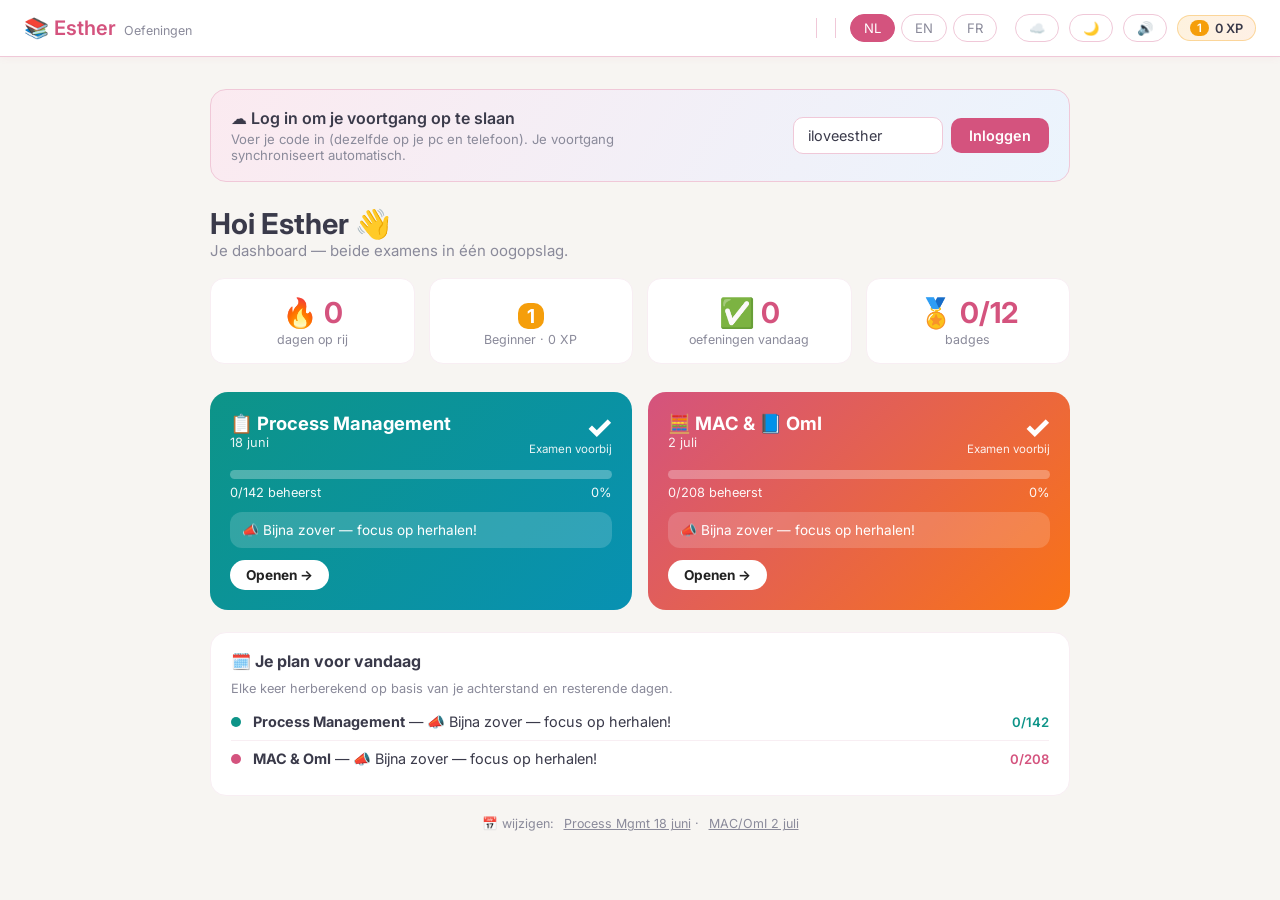
<file: index.html>
<!DOCTYPE html>
<html lang="nl">
<head>
<meta charset="UTF-8">
<meta name="viewport" content="width=device-width, initial-scale=1.0">
<title>MAC Oefeningen — Esther</title>
<link rel="manifest" href="manifest.json">
<meta name="theme-color" content="#D4537E">
<!-- Microsoft Clarity — heatmaps & session recordings -->
<script type="text/javascript">
    (function(c,l,a,r,i,t,y){
        c[a]=c[a]||function(){(c[a].q=c[a].q||[]).push(arguments)};
        t=l.createElement(r);t.async=1;t.src="https://www.clarity.ms/tag/"+i;
        y=l.getElementsByTagName(r)[0];y.parentNode.insertBefore(t,y);
    })(window, document, "clarity", "script", "xaycki663l");
</script>
<link rel="preconnect" href="https://fonts.googleapis.com">
<link rel="preconnect" href="https://fonts.gstatic.com" crossorigin>
<link href="https://fonts.googleapis.com/css2?family=Inter:wght@400;500;600&display=swap" rel="stylesheet">
<link rel="stylesheet" href="css/styles.css">
</head>
<body>
<div class="cheatsheet-overlay" id="csOverlay">
 <div class="cheatsheet-panel" id="csPanel"></div></div>
<header>
 <div style="cursor:pointer" onclick="showLanding()" title="Accueil"><span class="logo">📚 Esther</span><span class="logo-sub" id="logoSub">Study</span></div>
 <div class="header-right">
 <div class="exam-switcher" id="examSwitcher">
 <button class="exam-btn active" data-exam="1" onclick="switchExam(1)">📕 Exam 1</button>
 <button class="exam-btn" data-exam="2" onclick="switchExam(2)">📗 Exam 2</button></div>
 <div class="subj-divider"></div>
 <button class="btn-cheatsheet" id="btnCS" onclick="toggleCS()">📋 Formulekaart</button>
 <div class="subj-switcher" id="subjSwitcher">
 <button class="subj-btn active" data-subj="home" onclick="switchSubject('home')">🏠</button>
 <button class="subj-btn" data-subj="mac" onclick="switchSubject('mac')">MAC</button>
 <button class="subj-btn" data-subj="omi" onclick="switchSubject('omi')">📘 OmI</button>
 <button class="subj-btn" data-subj="test" onclick="switchSubject('test')">🎓 Test</button>
 <button class="subj-btn" data-subj="theory" onclick="switchSubject('theory')">📖 Théorie</button>
 <button class="subj-btn" data-subj="lvl" onclick="switchSubject('lvl')">📶 Niveaus</button></div>
 <div class="subj-divider"></div>
 <div class="lang-switcher" id="langSwitcher">
 <button class="lang-btn active" onclick="setLang('nl')">NL</button>
 <button class="lang-btn" onclick="setLang('en')">EN</button>
 <button class="lang-btn" onclick="setLang('fr')">FR</button></div>
 <button class="lang-btn" id="syncBtn" onclick="syncLogin()" style="margin-left:8px" title="Synchroniser entre appareils">☁️</button>
 <button class="lang-btn" id="darkBtn" onclick="toggleDark()" title="Mode sombre">🌙</button>
 <button class="lang-btn mute-btn" id="muteBtn" onclick="toggleMute()" title="Sons">🔊</button>
 <span class="xp-chip" id="xpChip" onclick="showLanding()"><span class="lvl" id="xpChipLvl">1</span><span id="xpChipXp">0 XP</span></span></div>
</header>
<div class="global-progress" id="globalProgress">
 <span id="gpLabel">correct beantwoord</span>
 <div class="global-bar"><div class="global-fill" id="globalFill"></div></div>
 <span id="gpCount">0/43</span></div>
<!-- Global landing dashboard -->
<div id="landingWrap" style="display:none">
 <main id="landingArea" style="max-width:900px;margin:0 auto;padding:32px 20px"></main></div>
<!-- MAC wrapper -->
<div id="homeWrap" style="display:none">
 <main id="homeArea" style="max-width:900px;margin:0 auto;padding:32px 20px"></main></div>
<div id="toastWrap"></div>
<canvas id="confettiCanvas" style="display:none"></canvas>
<div id="flashOverlay" class="flash-overlay" style="display:none" onclick="if(event.target===this)closeFlash()">
 <div class="flash-modal">
 <div class="flash-top"><span id="flashCount"></span><button class="lang-btn" onclick="closeFlash()">✕</button></div>
 <div class="flash-card" id="flashCard" onclick="flipFlash()">
 <div class="flash-inner" id="flashInner">
 <div class="flash-face flash-front" id="flashFront"></div>
 <div class="flash-face flash-back" id="flashBack"></div></div></div>
 <div class="flash-actions" id="flashActions"></div></div></div>
<div id="macWrap">
<div class="tabs-container">
 <div class="tabs" id="tabsRow"></div></div>
<main id="mainArea"></main></div>
<!-- OmI wrapper -->
<div id="omiWrap" style="display:none">
<div class="tabs-container">
 <div class="tabs" id="omiTabsRow"></div></div>
<main id="omiArea" style="max-width:900px;margin:0 auto;padding:32px 20px"></main></div>
<!-- Test/Exam wrapper -->
<div id="testWrap" style="display:none">
<div class="tabs-container">
 <div class="tabs" id="testTabsRow"></div></div>
<main id="testArea" style="max-width:900px;margin:0 auto;padding:32px 20px"></main></div>
<!-- Exam 2 — Process Management module (or placeholder if empty) -->
<div id="exam2Wrap" style="display:none">
 <div class="tabs-container" id="pmTabsContainer" style="display:none"><div class="tabs" id="pmTabsRow"></div></div>
 <main id="exam2Area" style="max-width:900px;margin:0 auto;padding:32px 20px"></main></div>
<!-- Theory-only revision space -->
<div id="theoryWrap" style="display:none">
<div class="tabs-container">
 <div class="tabs" id="theoryTabsRow"></div></div>
<main id="theoryArea" style="max-width:900px;margin:0 auto;padding:32px 20px"></main></div>
<!-- Levels wrapper -->
<div id="lvlWrap" style="display:none">
<div class="tabs-container">
 <div class="tabs" id="lvlTabsRow"></div></div>
<main id="lvlArea" style="max-width:900px;margin:0 auto;padding:32px 20px"></main></div>
<script src="js/00-data-loader.js"></script>
<script src="js/01-i18n-state.js"></script>
<script src="js/02-answers.js"></script>
<script src="js/03-mac-data.js"></script>
<script src="js/04-mac-render.js"></script>
<script src="js/05-omi.js"></script>
<script src="js/06-subjects-nav.js"></script>
<script src="js/07-exams.js"></script>
<script src="js/08-niveaus-theory.js"></script>
<script src="js/09-home.js"></script>
<script src="js/10-gamification.js"></script>
<script src="js/16-tracking.js"></script>
<script src="js/11-pm.js"></script>
<script src="js/12-open.js"></script>
<script src="js/13-diagrams.js"></script>
<script src="js/14-sync-patches.js"></script>
<script src="js/15-main.js"></script>
</body>
</html>
</file>
<file: css/styles.css>
:root {
 /* Soft Studio palette */
 --primary:#D4537E;--primary-dark:#B8436A;--primary-light:#FBEAF0;
 --blue:#60AEDF;--blue-dark:#185FA5;--blue-light:#EBF4FD;
 --success:#0F6E56;--success-bg:#D4F5E0;
 --error:#A32D2D;--error-bg:#FFCECE;
 --warning:#854F0B;--warning-bg:#FFE4C4;
 --info:#185FA5;--info-bg:#E8E4FF;
 --bg:#F7F5F2;--card:#FFFFFF;--card2:#FFF0F5;
 --border:#F0C8D8;--border-light:#F8EEF3;
 --text:#3A3A4A;--muted:#8A8A9A;--accent:#60AEDF;
}
html.dark{
 --primary:#E879A6;--primary-dark:#F0A3C2;--primary-light:#3A2230;
 --blue:#7BC4F0;--blue-dark:#A8D8F8;--blue-light:#1A2A3A;
 --success:#4ADE9E;--success-bg:#143828;
 --error:#F87171;--error-bg:#3A1A1A;
 --warning:#FBBF24;--warning-bg:#3A2A10;
 --info:#93C5FD;--info-bg:#1E2440;
 --bg:#15131A;--card:#201D27;--card2:#2A2230;
 --border:#3A2F3D;--border-light:#2C2533;
 --text:#E8E4EC;--muted:#9A92A4;--accent:#7BC4F0;
}
html.dark header,html.dark.global-progress,html.dark.tabs-container{background:var(--card)}
html.dark.exercise-card,html.dark.theory-toggle,html.dark.score-badge{background:var(--card)}
html.dark.global-bar{background:#332B3A}
*{box-sizing:border-box;margin:0;padding:0}
body{font-family:'Inter',system-ui,sans-serif;background:var(--bg);color:var(--text);min-height:100vh;font-size:15px}
header{background:#FFFFFF;border-bottom:1px solid var(--border);padding:14px 24px;display:flex;align-items:center;justify-content:space-between;position:sticky;top:0;z-index:100;box-shadow:0 1px 8px rgba(212,83,126,0.06)}
.logo{font-size:1.25rem;font-weight:600;color:var(--primary)}
.logo-sub{font-size:0.78rem;font-weight:400;color:var(--muted);margin-left:8px}
.header-right{display:flex;gap:10px;align-items:center;flex-wrap:wrap}
.lang-switcher{display:flex;gap:6px}
.lang-btn{padding:5px 13px;border-radius:20px;border:1px solid var(--border);background:transparent;color:var(--muted);cursor:pointer;font-size:0.82rem;font-family:'Inter',sans-serif;transition:all 0.2s}
.lang-btn.active,.lang-btn:hover{background:var(--primary);color:white;border-color:var(--primary)}
.btn-cheatsheet{padding:5px 13px;border-radius:20px;border:1px solid var(--border);background:var(--primary-light);color:var(--primary);cursor:pointer;font-size:0.82rem;font-family:'Inter',sans-serif;font-weight:500;transition:all 0.2s}
.btn-cheatsheet:hover{background:#F4C0D1;border-color:#F4C0D1}
.global-progress{background:#FFFFFF;border-bottom:1px solid var(--border-light);padding:9px 24px;display:flex;align-items:center;gap:16px;font-size:0.82rem;color:var(--muted)}
.global-bar{flex:1;height:6px;background:#F0E4EA;border-radius:20px}
.global-fill{height:6px;border-radius:20px;background:linear-gradient(90deg,var(--primary),var(--blue));transition:width 0.5s;width:0%}
.tabs-container{background:#FFFFFF;border-bottom:1px solid var(--border-light);padding:0 24px;overflow-x:auto}
.tabs{display:flex;min-width:max-content}
.tab{padding:14px 18px;cursor:pointer;border-bottom:2px solid transparent;color:var(--muted);font-weight:500;transition:all 0.2s;white-space:nowrap;font-size:0.87rem}
.tab:hover{color:var(--text)}
.tab.active{color:var(--primary);border-bottom-color:var(--primary)}
main{max-width:900px;margin:0 auto;padding:32px 20px}
.workshop-panel{display:none}
.workshop-panel.active{display:block}
.theory-toggle{background:#FFFFFF;border:1px solid var(--border-light);border-radius:12px;margin-bottom:24px;overflow:hidden}
.theory-toggle-header{padding:13px 20px;cursor:pointer;display:flex;justify-content:space-between;align-items:center;font-weight:500;color:var(--primary)}
.theory-toggle-header:hover{background:var(--primary-light)}
.theory-body{padding:20px;border-top:1px solid var(--border-light);display:none;line-height:1.7;color:var(--text)}
.theory-body.open{display:block}
.formula{background:var(--primary-light);border-left:3px solid var(--primary);padding:10px 14px;border-radius:0 8px 8px 0;margin:10px 0;font-family:'Courier New',monospace;font-size:0.92rem;color:var(--primary-dark)}
.th-table{width:100%;border-collapse:collapse;margin:10px 0}
.th-table th{background:var(--primary-light);padding:8px 12px;text-align:left;font-size:0.83rem;color:var(--primary-dark);font-weight:500}
.th-table td{padding:8px 12px;border-bottom:1px solid var(--border-light);font-size:0.86rem}
.score-badge{background:#FFFFFF;border:1px solid var(--border-light);border-radius:12px;padding:16px 20px;margin-bottom:24px;display:flex;align-items:center;gap:16px}
.score-num{font-size:2rem;font-weight:600;color:var(--primary)}
.score-text{font-size:0.88rem;color:var(--muted)}
.section-title{font-size:1.3rem;font-weight:600;margin-bottom:6px;color:var(--text)}
.section-sub{color:var(--muted);font-size:0.88rem;margin-bottom:28px}
.exercise-card{background:#FFFFFF;border:1px solid var(--border-light);border-radius:14px;padding:22px;margin-bottom:18px;transition:border-color 0.25s,box-shadow 0.25s}
.exercise-card:hover{box-shadow:0 2px 12px rgba(212,83,126,0.07)}
.exercise-card.correct{border-color:#5DCAA5;background:#FAFFFE}
.exercise-card.wrong{border-color:#F09595;background:#FFFAFA}
.ex-header{display:flex;align-items:center;gap:10px;margin-bottom:12px;flex-wrap:wrap}
.ex-title{font-weight:500;font-size:1rem;color:var(--text)}
.badge{padding:3px 10px;border-radius:20px;font-size:0.73rem;font-weight:500}
.badge-easy{background:var(--success-bg);color:var(--success)}
.badge-medium{background:#FFF3CD;color:#7A5000}
.badge-hard{background:var(--error-bg);color:var(--error)}
.boss-badge{background:var(--primary);color:white;padding:3px 10px;border-radius:20px;font-size:0.73rem;font-weight:600}
.ex-text{margin-bottom:14px;line-height:1.65;font-size:0.93rem;color:var(--text)}
.inputs-row{display:flex;flex-wrap:wrap;gap:12px;margin-bottom:14px}
.input-group{display:flex;flex-direction:column;gap:4px}
.input-label{font-size:0.78rem;color:var(--muted);font-weight:500}
.input-field{background:#F7F5F2;border:1px solid var(--border);border-radius:8px;padding:8px 13px;color:var(--text);font-size:0.93rem;width:140px;transition:border-color 0.2s;font-family:'Inter',sans-serif}
.input-field:focus{outline:none;border-color:var(--primary);background:#FFFFFF;box-shadow:0 0 0 3px rgba(212,83,126,0.08)}
.input-field.correct{border-color:#5DCAA5;background:#F0FBF7}
.input-field.wrong{border-color:#F09595;background:#FFF5F5}
.mcq-options{display:flex;flex-direction:column;gap:8px;margin-bottom:14px}
.mcq-option{display:flex;align-items:center;gap:10px;padding:10px 14px;border:1px solid var(--border-light);border-radius:8px;cursor:pointer;transition:all 0.2s;font-size:0.9rem;background:#FAFAFA}
.mcq-option:hover{border-color:var(--primary);background:var(--primary-light)}
.mcq-option.selected{border-color:var(--primary);background:var(--primary-light)}
.mcq-option.correct{border-color:#5DCAA5;background:#F0FBF7}
.mcq-option.wrong{border-color:#F09595;background:#FFF5F5}
.btn-row{display:flex;gap:8px;flex-wrap:wrap;align-items:center}
.btn{padding:8px 18px;border-radius:20px;border:none;cursor:pointer;font-size:0.87rem;font-weight:500;transition:all 0.2s;font-family:'Inter',sans-serif}
.btn-check{background:var(--primary);color:white}
.btn-check:hover{background:var(--primary-dark)}
.btn-show{background:transparent;border:1px solid var(--border);color:var(--muted)}
.btn-show:hover{border-color:var(--blue);color:var(--blue-dark)}
.btn-hint{background:var(--warning-bg);border:1px solid #F5C894;color:var(--warning)}
.btn-hint:hover{background:#FFD9A0}
.btn-reset{background:transparent;border:1px solid #F5C0C0;color:var(--error);font-size:0.78rem;padding:5px 12px;border-radius:20px}
.btn-reset:hover{background:var(--error-bg)}
.hint-box{background:var(--warning-bg);border-left:3px solid #EF9F27;border-radius:0 8px 8px 0;padding:10px 14px;margin-top:10px;font-size:0.86rem;color:var(--warning);display:none}
.hint-box.show{display:block}
.solution-box{background:var(--success-bg);border:1px solid #9FE1CB;border-radius:10px;padding:16px;margin-top:14px;display:none;font-size:0.88rem;line-height:1.7}
.solution-box.show{display:block}
.solution-box strong{color:var(--success)}
.feedback{margin-top:10px;font-size:0.86rem;font-weight:500;display:none}
.feedback.show{display:block}
.feedback.ok{color:var(--success)}
.feedback.bad{color:var(--error)}
.note-box{background:var(--error-bg);border-left:3px solid #F09595;padding:10px 14px;border-radius:0 8px 8px 0;margin:10px 0;font-size:0.86rem;color:var(--error)}
.example-box{background:var(--blue-light);border:1px solid #B5D4F4;border-radius:10px;padding:14px 18px;margin:12px 0;font-size:0.9rem}
.cross-ref-card{background:#FFFFFF;border:1px solid var(--border-light);border-radius:12px;padding:20px;margin-bottom:20px}
.cross-ref-card h3{color:var(--primary);margin-bottom:8px;font-size:0.97rem;font-weight:500}
.cross-ref-tags{display:flex;gap:8px;flex-wrap:wrap;margin-top:8px}
.cross-ref-tag{background:var(--primary-light);color:var(--primary-dark);padding:3px 10px;border-radius:20px;font-size:0.78rem}
.cheatsheet-overlay{position:fixed;top:0;left:0;right:0;bottom:0;background:rgba(58,58,74,0.45);z-index:200;display:none;align-items:center;justify-content:center}
.cheatsheet-overlay.show{display:flex}
.cheatsheet-panel{background:#FFFFFF;border:1px solid var(--border);border-radius:16px;padding:28px;max-width:700px;width:90%;max-height:80vh;overflow-y:auto}
.cheatsheet-panel h2{margin-bottom:16px;color:var(--primary);font-weight:600}
.cheatsheet-panel h3{color:var(--blue-dark);margin:16px 0 8px;font-size:0.93rem;font-weight:500}
.cs-close{float:right;background:transparent;border:1px solid var(--border);color:var(--muted);border-radius:8px;padding:4px 10px;cursor:pointer;font-family:'Inter',sans-serif}
.cs-close:hover{color:var(--error);border-color:#F09595}
/* ── Understanding section */
.understand-toggle{background:var(--blue-light);border:1px solid #B5D4F4;border-radius:12px;margin-bottom:24px;overflow:hidden}
.understand-header{padding:13px 20px;cursor:pointer;display:flex;justify-content:space-between;align-items:center;font-weight:500;color:var(--blue-dark)}
.understand-header:hover{background:#DFF0FA}
.understand-body{padding:22px;border-top:1px solid #B5D4F4;display:none;line-height:1.75;color:var(--text)}
.understand-body.open{display:block}
.understand-body p{margin-bottom:12px}
.understand-body strong{color:var(--blue-dark)}
.understand-body h4{color:var(--blue-dark);margin:18px 0 8px;font-size:0.85rem;text-transform:uppercase;letter-spacing:.06em;border-bottom:1px solid #B5D4F4;padding-bottom:4px;font-weight:600}
.example-box .ex-title{font-size:0.72rem;font-weight:600;color:var(--blue-dark);text-transform:uppercase;letter-spacing:.08em;margin-bottom:10px}
.example-row{display:flex;gap:8px;align-items:baseline;padding:5px 0;border-bottom:1px solid #D5EAF8;font-size:0.88rem}
.example-row:last-child{border-bottom:none}
.example-row .lbl{color:var(--muted);min-width:170px;flex-shrink:0;font-size:0.82rem}
.example-row .val{color:var(--text)}
.example-row .val.hl{color:var(--blue-dark);font-weight:600}
.tip-box{background:var(--warning-bg);border-left:3px solid #EF9F27;border-radius:0 8px 8px 0;padding:10px 14px;margin:12px 0;font-size:0.86rem;color:var(--warning)}
.rule-grid{display:grid;grid-template-columns:1fr 1fr;gap:10px;margin:14px 0}
.rule-card{background:#FFFFFF;border:1px solid var(--border-light);border-radius:8px;padding:12px;font-size:0.86rem}
.rule-card .rule-head{font-weight:600;color:var(--primary);margin-bottom:6px;font-size:0.8rem;text-transform:uppercase}
@media(max-width:540px){.rule-grid{grid-template-columns:1fr}.example-row .lbl{min-width:110px}}
/* ── Subject switcher */
.subj-switcher{display:flex;gap:6px;align-items:center}
.subj-btn{padding:5px 14px;border-radius:20px;border:1px solid var(--border);background:transparent;color:var(--muted);cursor:pointer;font-size:0.82rem;font-weight:500;font-family:'Inter',sans-serif;transition:all 0.2s}
.subj-btn[data-subj="mac"].active{background:var(--primary);color:white;border-color:var(--primary)}
.subj-btn[data-subj="omi"].active{background:#E07020;color:white;border-color:#E07020}
.subj-btn[data-subj="test"].active{background:#0F6E56;color:white;border-color:#0F6E56}
.subj-btn[data-subj="lvl"].active{background:var(--blue-dark);color:white;border-color:var(--blue-dark)}
.lvl-group-head{display:flex;align-items:center;gap:10px;margin:30px 0 12px;font-weight:500;font-size:1rem}
.lvl-group-head .src-badge{font-size:0.7rem;font-weight:600;padding:2px 10px;border-radius:20px;background:var(--primary-light);color:var(--primary-dark);border:1px solid var(--border)}
.exam-meta{display:flex;gap:16px;align-items:center;margin:8px 0 20px;color:var(--muted);font-size:0.88rem}
.exam-q-pts{font-size:0.76rem;color:var(--success);background:var(--success-bg);border:1px solid #9FE1CB;padding:2px 10px;border-radius:12px}
.exam-subj-badge{font-size:0.7rem;font-weight:600;padding:2px 8px;border-radius:12px}
.exam-subj-badge.mac{background:var(--primary-light);color:var(--primary-dark)}
.exam-subj-badge.omi{background:#FEE8D5;color:#7A3800}
.exam-result{margin:24px 0;padding:20px;border-radius:14px;border:1px solid #9FE1CB;background:var(--success-bg);text-align:center}
.exam-result .big-score{font-size:2.6rem;font-weight:700;color:var(--success)}
.subj-btn:hover{opacity:0.85}
.subj-divider{width:1px;height:20px;background:var(--border);margin:0 4px}
.exam-switcher{display:flex;gap:4px;background:var(--primary-light);border-radius:22px;padding:3px}
.exam-btn{padding:5px 13px;border-radius:20px;border:none;background:transparent;color:var(--muted);cursor:pointer;font-size:0.82rem;font-family:'Inter',sans-serif;font-weight:600;transition:all.2s;white-space:nowrap}
.exam-btn.active{background:var(--primary);color:#fff;box-shadow:0 1px 4px rgba(212,83,126,0.3)}
.exam2-empty{text-align:center}
.exam2-empty.big{font-size:3rem;margin-bottom:12px}
.exam2-empty h2{font-size:1.4rem;margin-bottom:10px}
.exam2-empty p{color:var(--muted);line-height:1.7;margin-bottom:8px}
.exam2-empty.hintbox{margin-top:22px;background:var(--card);border:1px dashed var(--border);border-radius:14px;padding:18px 20px;text-align:left;font-size:0.9rem;color:var(--text)}
/* ── OmI accents */
.omi-tab-active{color:#E07020!important;border-bottom-color:#E07020!important}
/* ── Global landing dashboard */
.land-hero{margin-bottom:8px}
.land-hero h1{font-size:1.8rem;font-weight:700}
.land-hero p{color:var(--muted)}
.exam-cards{display:grid;grid-template-columns:repeat(auto-fit,minmax(280px,1fr));gap:16px;margin:22px 0}
.exam-dash{border-radius:18px;padding:20px;color:#fff;position:relative;overflow:hidden;cursor:pointer;transition:transform.15s,box-shadow.15s}
.exam-dash:hover{transform:translateY(-3px);box-shadow:0 10px 30px rgba(0,0,0,.18)}
.exam-dash.e2{background:linear-gradient(135deg,#0d9488,#0891b2)}
.exam-dash.e1{background:linear-gradient(135deg,#D4537E,#f97316)}
.exam-dash .ed-top{display:flex;justify-content:space-between;align-items:flex-start}
.exam-dash .ed-name{font-size:1.15rem;font-weight:700}
.exam-dash .ed-sub{font-size:0.8rem;opacity:.9}
.exam-dash .ed-cd{text-align:right}
.exam-dash .ed-cd .d{font-size:1.9rem;font-weight:800;line-height:1}
.exam-dash .ed-cd .l{font-size:0.72rem;opacity:.9}
.exam-dash .ed-bar{height:9px;background:rgba(255,255,255,.28);border-radius:8px;margin:14px 0 6px;overflow:hidden}
.exam-dash .ed-bar i{display:block;height:9px;border-radius:8px;background:#fff}
.exam-dash .ed-stats{display:flex;justify-content:space-between;font-size:0.8rem;opacity:.95}
.exam-dash .ed-plan{margin-top:12px;background:rgba(255,255,255,.16);border-radius:12px;padding:10px 12px;font-size:0.85rem}
.exam-dash .ed-plan b{font-size:1.05rem}
.exam-dash .ed-go{margin-top:12px;display:inline-block;background:#fff;color:#222;font-weight:700;font-size:0.85rem;padding:7px 16px;border-radius:20px}
.plan-banner{background:var(--card);border:1px solid var(--border-light);border-radius:16px;padding:18px 20px;margin-bottom:20px}
.plan-banner h3{font-size:1rem;margin-bottom:10px}
.plan-row{display:flex;align-items:center;gap:12px;padding:9px 0;border-bottom:1px solid var(--border-light)}
.plan-row:last-child{border-bottom:none}
.plan-row .pr-dot{width:10px;height:10px;border-radius:50%;flex:none}
.plan-row .pr-txt{flex:1;font-size:0.9rem}
.plan-row .pr-prog{font-size:0.82rem;font-weight:600}
.date-edit{font-size:0.78rem;color:var(--muted);cursor:pointer;text-decoration:underline;margin-left:6px}
/* ── Gamification */
.xp-chip{display:inline-flex;align-items:center;gap:6px;padding:4px 12px;border-radius:20px;background:linear-gradient(90deg,#f59e0b22,#fb923c22);border:1px solid #f59e0b55;color:var(--text);font-size:0.8rem;font-weight:600;cursor:pointer;white-space:nowrap}
.xp-chip .lvl{background:#f59e0b;color:#fff;border-radius:10px;padding:1px 7px;font-size:0.72rem}
.xp-card{background:var(--card);border:1px solid var(--border-light);border-radius:14px;padding:18px;margin-bottom:20px}
.xp-card .top{display:flex;justify-content:space-between;align-items:baseline;margin-bottom:8px}
.xp-card .title{font-weight:700;font-size:1.05rem}
.xp-card .sub{font-size:0.8rem;color:var(--muted)}
.xp-bar{height:12px;background:var(--border-light);border-radius:10px;overflow:hidden}
.xp-fill{height:12px;border-radius:10px;background:linear-gradient(90deg,#f59e0b,#fb923c);transition:width.6s}
.daily-ring{display:flex;align-items:center;gap:14px}
.daily-ring svg{flex:none}
.daily-ring .dr-txt .n{font-size:1.5rem;font-weight:700}
.daily-ring .dr-txt .l{font-size:0.8rem;color:var(--muted)}
.badge-grid{display:grid;grid-template-columns:repeat(auto-fill,minmax(92px,1fr));gap:10px}
.badge-cell{text-align:center;padding:12px 6px;border-radius:12px;background:var(--card2);border:1px solid var(--border-light);font-size:0.68rem;color:var(--muted)}
.badge-cell.got{background:linear-gradient(160deg,#f59e0b18,#fb923c18);border-color:#f59e0b66;color:var(--text)}
.badge-cell .ic{font-size:1.6rem;display:block;margin-bottom:4px;filter:grayscale(1) opacity(.45)}
.badge-cell.got.ic{filter:none}
.badge-cell .bl{font-weight:600;line-height:1.15}
/* ── Coverage map */
.cov-wrap{background:var(--card);border:1px solid var(--border-light);border-radius:14px;padding:18px;margin-bottom:20px}
.cov-group{margin-bottom:14px}
.cov-group h4{font-size:0.85rem;margin-bottom:6px;color:var(--muted);display:flex;justify-content:space-between}
.cov-cells{display:flex;flex-wrap:wrap;gap:5px}
.cov-cell{width:20px;height:20px;border-radius:5px;cursor:pointer;border:1px solid #00000010;transition:transform.1s}
.cov-cell:hover{transform:scale(1.25)}
.cov-legend{display:flex;gap:16px;font-size:0.76rem;color:var(--muted);margin-top:6px;flex-wrap:wrap}
.cov-legend span{display:inline-flex;align-items:center;gap:5px}
.cov-dot{width:12px;height:12px;border-radius:3px;display:inline-block}
/* ── Review / mistakes */
.review-card{background:var(--card);border:1px solid var(--border-light);border-radius:14px;padding:18px;margin-bottom:20px}
.review-card .big-btn{margin-top:10px;padding:11px 20px;border:none;border-radius:12px;background:var(--primary);color:#fff;font-weight:600;cursor:pointer;font-family:'Inter',sans-serif;font-size:0.92rem}
.review-card.big-btn:disabled{opacity:.5;cursor:default}
/* ── Toast + confetti + mascot */
#toastWrap{position:fixed;top:70px;left:50%;transform:translateX(-50%);z-index:400;display:flex;flex-direction:column;gap:10px;align-items:center;pointer-events:none}
.toast{background:var(--card);border:1px solid var(--border);border-radius:14px;padding:12px 20px;box-shadow:0 8px 30px rgba(0,0,0,.18);font-size:0.92rem;display:flex;align-items:center;gap:10px;animation:toastIn.35s cubic-bezier(.2,1.3,.4,1);max-width:340px}
.toast .tic{font-size:1.6rem}
.toast .tt{font-weight:700}
.toast .ts{font-size:0.8rem;color:var(--muted)}
@keyframes toastIn{from{opacity:0;transform:translateY(-14px) scale(.9)}to{opacity:1;transform:none}}
#confettiCanvas{position:fixed;inset:0;pointer-events:none;z-index:390}
.mute-btn{cursor:pointer}
/* ── Open-ended questions */
.open-input{width:100%;min-height:90px;border:1px solid var(--border);border-radius:10px;padding:11px 13px;font-family:'Inter',sans-serif;font-size:0.92rem;background:var(--card);color:var(--text);resize:vertical;margin:4px 0 2px}
.open-input:focus{outline:none;border-color:var(--accent)}
.open-correction{margin-top:10px;border:1px solid var(--border-light);border-radius:12px;overflow:hidden}
.open-model{padding:13px 16px;background:var(--success-bg);font-size:0.9rem;line-height:1.6}
.open-points{padding:12px 16px;border-top:1px solid var(--border-light);font-size:0.88rem}
.open-points ul{margin:6px 0 0 18px}
.open-points li{margin-bottom:4px}
.open-grade{padding:12px 16px;border-top:1px solid var(--border-light);display:flex;flex-wrap:wrap;gap:8px;align-items:center}
.open-grade>span{font-size:0.85rem;color:var(--muted);margin-right:4px}
.open-grade .og{border:none;border-radius:20px;padding:7px 14px;font-weight:600;font-size:0.84rem;cursor:pointer;font-family:'Inter',sans-serif}
.og-ok{background:var(--success-bg);color:var(--success)}
.og-mid{background:var(--warning-bg);color:var(--warning)}
.og-no{background:var(--error-bg);color:var(--error)}
.badge-open{background:#7c3aed22;color:#7c3aed;border:1px solid #7c3aed55}
/* ── Diagrams (SVG) */
.diagram{margin:20px 0;background:var(--card2);border:1px solid var(--border-light);border-radius:14px;padding:16px 18px}
.diagram figcaption{font-weight:600;font-size:0.92rem;margin-bottom:12px;color:var(--text)}
.diagram svg{width:100%;height:auto;display:block;overflow:visible}
.dg-t{fill:var(--text);font-family:'Inter',sans-serif}
.dg-m{fill:var(--muted);font-family:'Inter',sans-serif}
.dg-axis{stroke:var(--muted);stroke-width:1.5;fill:none}
.dg-box{fill:var(--card);stroke:var(--border);stroke-width:1.5}
.dg-grid{stroke:var(--border-light);stroke-width:1}
/* ── Home / dashboard */
.home-hero{margin-bottom:28px}
.home-hero h1{font-size:1.7rem;font-weight:600;margin-bottom:6px}
.home-hero p{color:var(--muted);font-size:0.95rem}
.stat-grid{display:grid;grid-template-columns:repeat(auto-fit,minmax(150px,1fr));gap:14px;margin-bottom:28px}
.stat-card{background:var(--card);border:1px solid var(--border-light);border-radius:14px;padding:16px 18px;text-align:center}
.stat-card .big{font-size:1.8rem;font-weight:700;color:var(--primary)}
.stat-card .lbl{font-size:0.78rem;color:var(--muted);margin-top:2px}
.nav-grid{display:grid;grid-template-columns:repeat(auto-fit,minmax(160px,1fr));gap:14px;margin-bottom:28px}
.nav-card{background:var(--card);border:1px solid var(--border-light);border-radius:14px;padding:20px;cursor:pointer;transition:all.2s;text-align:left}
.nav-card:hover{box-shadow:0 4px 14px rgba(212,83,126,0.12);transform:translateY(-2px)}
.nav-card .ic{font-size:1.6rem}
.nav-card .ti{font-weight:600;margin:8px 0 3px}
.nav-card .su{font-size:0.78rem;color:var(--muted)}
.mastery-section{background:var(--card);border:1px solid var(--border-light);border-radius:14px;padding:20px;margin-bottom:20px}
.mastery-section h3{font-size:0.95rem;margin-bottom:14px}
.mast-row{display:flex;align-items:center;gap:10px;margin-bottom:9px;font-size:0.82rem;cursor:pointer}
.mast-row .nm{width:130px;color:var(--muted);white-space:nowrap;overflow:hidden;text-overflow:ellipsis}
.mast-row .bar{flex:1;height:8px;background:var(--border-light);border-radius:8px;overflow:hidden}
.mast-row .fill{height:8px;border-radius:8px;transition:width.5s}
.mast-row .pct{width:46px;text-align:right;font-weight:600}
.weak-card{background:var(--card);border:1px solid var(--border-light);border-radius:14px;padding:20px;margin-bottom:20px}
.weak-item{display:flex;align-items:center;gap:10px;padding:8px 10px;border-radius:8px;cursor:pointer;font-size:0.85rem}
.weak-item:hover{background:var(--primary-light)}
/* ── Login banner */
.login-banner{background:linear-gradient(120deg,var(--primary-light),var(--blue-light));border:1px solid var(--border);border-radius:16px;padding:18px 20px;margin-bottom:24px;display:flex;flex-wrap:wrap;gap:14px;align-items:center;justify-content:space-between}
.login-banner-txt .lt{font-weight:600;font-size:1rem;margin-bottom:3px}
.login-banner-txt .ls{font-size:0.82rem;color:var(--muted);max-width:420px}
.login-banner-row{display:flex;gap:8px;align-items:center}
.login-input{padding:9px 14px;border-radius:10px;border:1px solid var(--border);background:var(--card);color:var(--text);font-family:'Inter',sans-serif;font-size:0.9rem;width:150px}
.login-input:focus{outline:none;border-color:var(--primary)}
.login-go{padding:9px 18px;border-radius:10px;border:none;background:var(--primary);color:#fff;cursor:pointer;font-family:'Inter',sans-serif;font-weight:600;font-size:0.9rem;white-space:nowrap}
.login-go:hover{background:var(--primary-dark)}
/* ── Flashcards */
.flash-overlay{position:fixed;inset:0;background:rgba(0,0,0,0.55);z-index:300;display:flex;align-items:center;justify-content:center;padding:20px}
.flash-modal{width:100%;max-width:480px}
.flash-top{display:flex;justify-content:space-between;align-items:center;margin-bottom:12px;color:#fff;font-size:0.9rem}
.flash-card{perspective:1000px;cursor:pointer;height:280px}
.flash-inner{position:relative;width:100%;height:100%;transition:transform.5s;transform-style:preserve-3d}
.flash-inner.flipped{transform:rotateY(180deg)}
.flash-face{position:absolute;inset:0;backface-visibility:hidden;border-radius:18px;padding:28px;display:flex;align-items:center;justify-content:center;text-align:center;font-size:1.05rem;line-height:1.6;overflow-y:auto}
.flash-front{background:var(--card);border:2px solid var(--primary);color:var(--text)}
.flash-back{background:var(--primary-light);border:2px solid var(--primary);color:var(--text);transform:rotateY(180deg)}
.flash-actions{display:flex;gap:10px;margin-top:16px;justify-content:center}
.flash-actions button{padding:10px 20px;border-radius:12px;border:none;cursor:pointer;font-family:'Inter',sans-serif;font-weight:600;font-size:0.88rem}
/* ── Exam timer */
.exam-timer{display:inline-flex;align-items:center;gap:8px;padding:6px 14px;border-radius:20px;background:var(--success-bg);color:var(--success);font-weight:600;font-variant-numeric:tabular-nums}
.exam-timer.warn{background:var(--error-bg);color:var(--error);animation:pulse 1s infinite}
@keyframes pulse{50%{opacity:0.6}}
</file>
